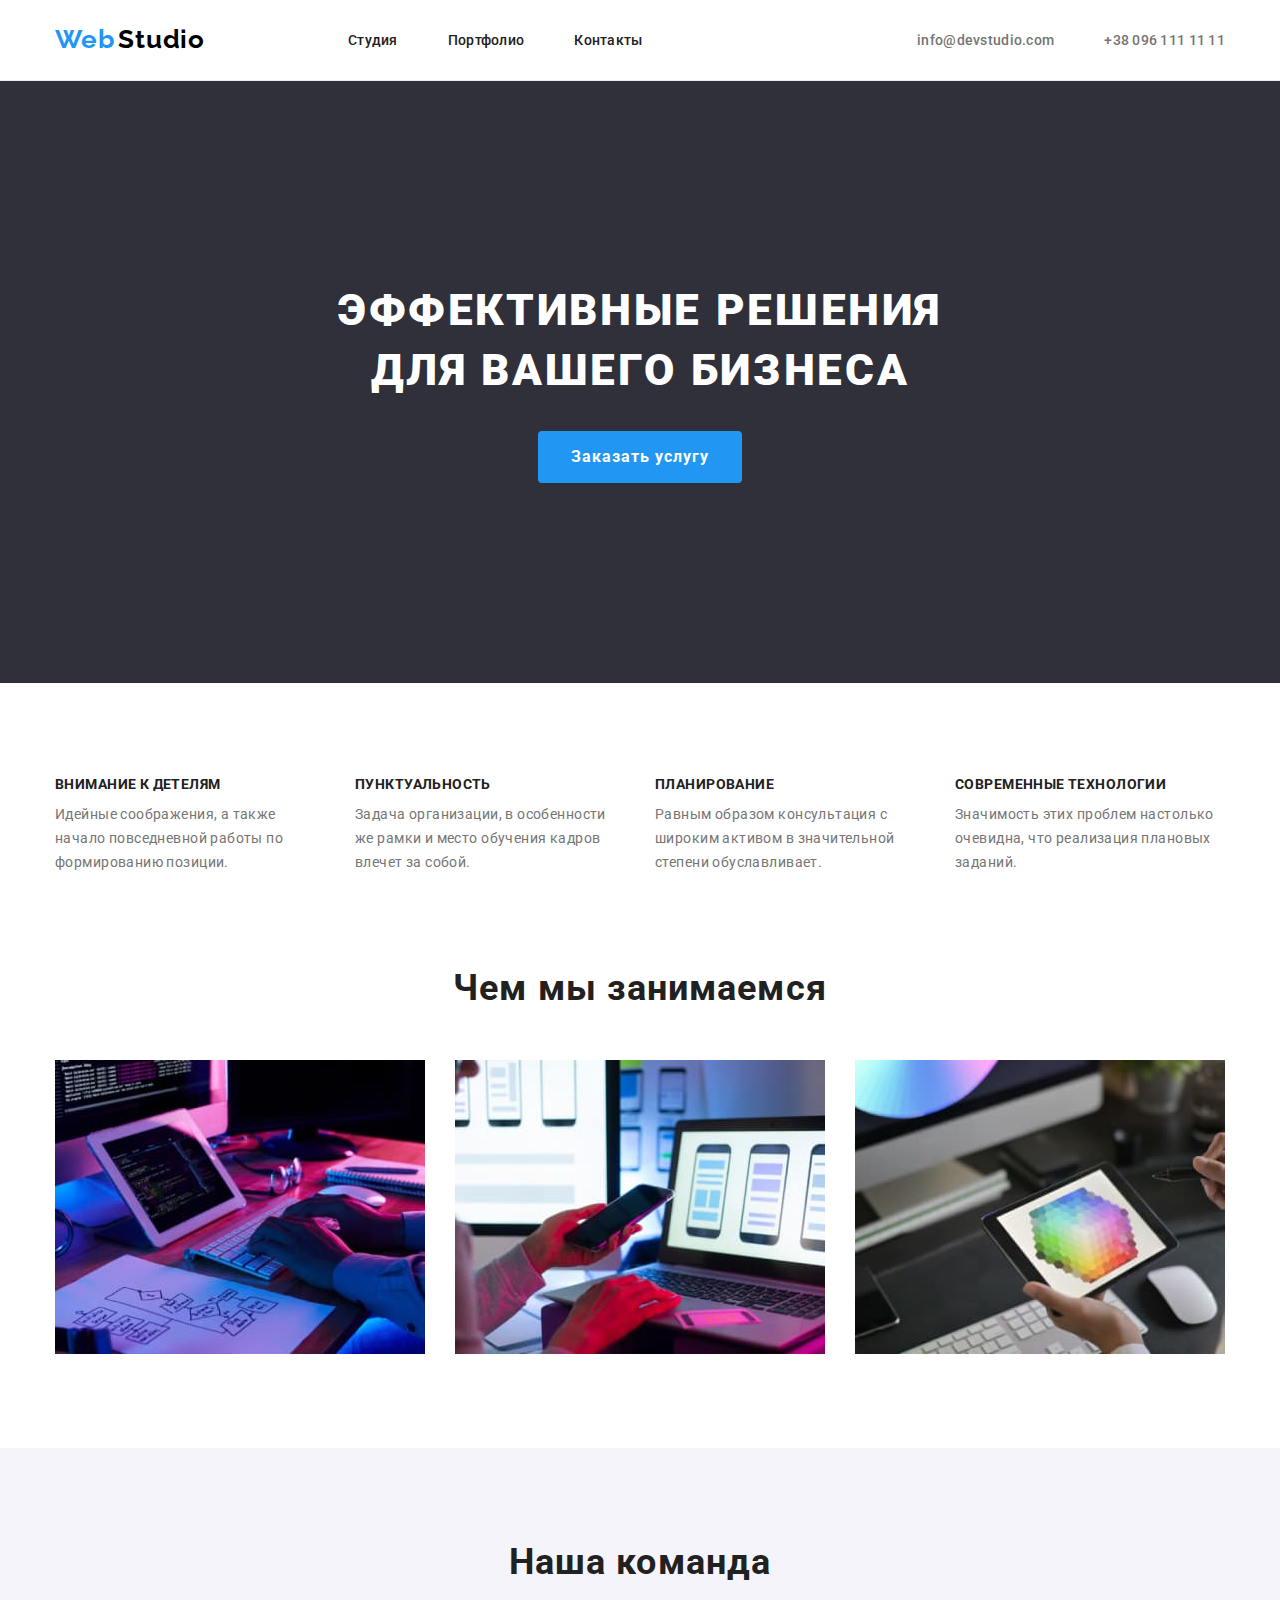
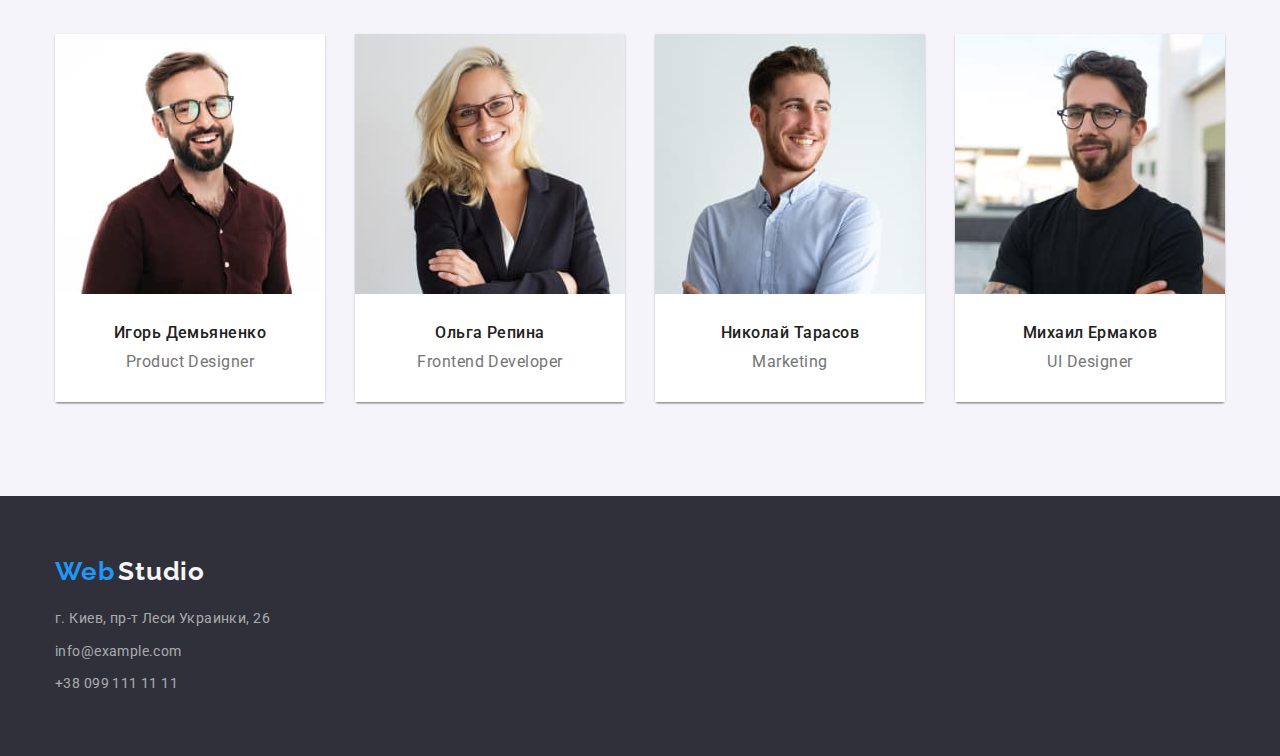
<file: index.html>
<!DOCTYPE html>
<html lang="ru">
  <head>
    <meta charset="UTF-8" />
    <meta http-equiv="X-UA-Compatible" content="IE=edge" />
    <meta name="viewport" content="width=device-width, initial-scale=1.0" />
    <title>WebStudio-сайт компании</title>
    <link rel="preconnect" href="https://fonts.googleapis.com" />
    <link rel="preconnect" href="https://fonts.gstatic.com" crossorigin />
    <link
      href="https://fonts.googleapis.com/css2?family=Raleway:wght@700&family=Roboto:wght@400;500;700;900&display=swap"
      rel="stylesheet"
    />
    <link
      rel="stylesheet"
      href="https://cdnjs.cloudflare.com/ajax/libs/modern-normalize/1.1.0/modern-normalize.min.css"
      integrity="sha512-wpPYUAdjBVSE4KJnH1VR1HeZfpl1ub8YT/NKx4PuQ5NmX2tKuGu6U/JRp5y+Y8XG2tV+wKQpNHVUX03MfMFn9Q=="
      crossorigin="anonymous"
      referrerpolicy="no-referrer"
    />
    <link rel="stylesheet" href="./styles/styles.css" />
  </head>
  <body>
    <!-- ---------------------ШАПКА СТОРІНКИ--------------------- -->
    <header class="header">
      <div class="header-content container">
        <!-- -------------------НАВІГАЦІЯ САЙТУ ХЕДЕР------------------- -->
        <nav class="site-nav">
          <ul class="site-nav-list">
            <li class="site-nav-item">
              <a class="logo-header" href="./index.html"
                ><span class="logo-web" lang="en">Web</span>
                <span class="logo-studio" lang="en">Studio</span></a
              >
            </li>
            <li class="site-nav-item">
              <a class="site-nav-link" href="./index.html">Студия</a>
            </li>
            <li class="site-nav-item">
              <a class="site-nav-link" href="./portfolio.html">Портфолио</a>
            </li>
            <li class="site-nav-item">
              <a class="site-nav-link" href="#">Контакты</a>
            </li>
          </ul>
        </nav>
        <!---------------------КОНТАКТИ ХЕДЕР--------------------->
        <ul class="contacts-header-list">
          <li class="item">
            <a class="contacts-item" href="mailto:info@devstudio.com"
              >info@devstudio.com</a
            >
          </li>
          <li class="item">
            <a class="contacts-item" href="tel:+380961111111"
              >+38 096 111 11 11</a
            >
          </li>
        </ul>
      </div>
    </header>
    <main>
      <!---------------------ГЕРОЙ--------------------->
      <section class="hero section">
        <div class="hero-content container">
          <h1 class="hero-text">ЭФФЕКТИВНЫЕ РЕШЕНИЯ ДЛЯ ВАШЕГО БИЗНЕСА</h1>
          <button class="hero-btn" type="button">Заказать услугу</button>
        </div>
      </section>
      <!---------------------Принципы работы--------------------->
      <section class="principles section">
        <div class="principles-section container">
          <h2 class="visually-hidden">Принципы работы</h2>
          <ul class="principles-list">
            <li class="principles-list-content">
              <h3 class="principles-title">ВНИМАНИЕ К ДЕТЕЛЯМ</h3>
              <p class="principles-text">
                Идейные соображения, а также<br />начало повседневной работы
                по<br />формированию позиции.
              </p>
            </li>
            <li class="principles-list-content">
              <h3 class="principles-title">ПУНКТУАЛЬНОСТЬ</h3>
              <p class="principles-text">
                Задача организации, в особенности<br />же рамки и место обучения
                кадров<br />влечет за собой.
              </p>
            </li>
            <li class="principles-list-content">
              <h3 class="principles-title">ПЛАНИРОВАНИЕ</h3>
              <p class="principles-text">
                Равным образом консультация с<br />широким активом в
                значительной<br />степени обуславливает.
              </p>
            </li>
            <li class="principles-list-content">
              <h3 class="principles-title">СОВРЕМЕННЫЕ ТЕХНОЛОГИИ</h3>
              <p class="principles-text">
                Значимость этих проблем настолько<br />очевидна, что реализация
                плановых<br />заданий.
              </p>
            </li>
          </ul>
        </div>
      </section>
      <section class="work-examples section">
        <div class="container">
          <h2 class="title">Чем мы занимаемся</h2>
          <ul class="work-examples-cards">
            <li class="work-examples-item">
              <img
                src="./images/img1.jpg"
                alt="Работа на клавиатуре и планирование"
                width="370"
              />
            </li>
            <li class="work-examples-item">
              <img src="./images/img2.jpg" alt="Адаптивность" width="370" />
            </li>
            <li class="work-examples-item">
              <img src="./images/img3.jpg" alt="Палитра" width="370" />
            </li>
          </ul>
        </div>
      </section>
      <section class="team section">
        <!---------------------Секция "НАШИ СОТРУДНИКИ"--------------------->
        <div class="container">
          <h2 class="title">Наша команда</h2>
          <ul class="team-list">
            <li class="team-list-item">
              <img
                class="team-member-card"
                src="./images/igor.jpg"
                alt="Игорь Демьяненко"
                width="270"
                height="260"
              />
              <div class="team-list-content igor">
                <h3 class="team-title">Игорь Демьяненко</h3>
                <p class="team-text" lang="en">Product Designer</p>
              </div>
            </li>
            <li class="team-list-item">
              <img
                class="team-member-card"
                src="./images/helga.jpg"
                alt="Ольга Репина"
                width="270"
                height="260"
              />
              <div class="team-list-content helga">
                <h3 class="team-title">Ольга Репина</h3>
                <p class="team-text" lang="en">Frontend Developer</p>
              </div>
            </li>
            <li class="team-list-item">
              <img
                class="team-member-card"
                src="./images/nicolas.jpg"
                alt="Николай Тарасов"
                width="270"
                height="260"
              />
              <div class="team-list-content nicolas">
                <h3 class="team-title">Николай Тарасов</h3>
                <p class="team-text" lang="en">Marketing</p>
              </div>
            </li>
            <li class="team-list-item">
              <img
                class="team-member-card"
                src="./images/mitchell.jpg"
                alt="Михаил Ермаков"
                width="270"
                height="260"
              />
              <div class="team-list-content mitchel">
                <h3 class="team-title">Михаил Ермаков</h3>
                <p class="team-text" lang="en">UI Designer</p>
              </div>
            </li>
          </ul>
        </div>
      </section>
    </main>
    <!-- ---------------------ФУТЕР--------------------- -->
    <footer>
      <div class="container">
        <a class="logo-footer" href="./index.html"
          ><span class="logo-web" lang="en">Web</span>
          <span class="logo-studio-footer" lang="en">Studio</span></a
        >
        <address>
          <ul class="address-list">
            <li class="address-list-item-map">
              <a
                class="info"
                href="https://goo.gl/maps/Z62wFfJjC6pHoW1k6"
                rel="noopener noreferrer nofollow"
                >г. Киев, пр-т Леси Украинки, 26</a
              >
            </li>
            <li class="address-list-item">
              <a class="info" href="mailto:info@example.com"
                >info@example.com</a
              >
            </li>
            <li class="address-list-item">
              <a class="info" href="tel:+380991111111">+38 099 111 11 11</a>
            </li>
          </ul>
        </address>
      </div>
    </footer>
  </body>
</html>
</file>
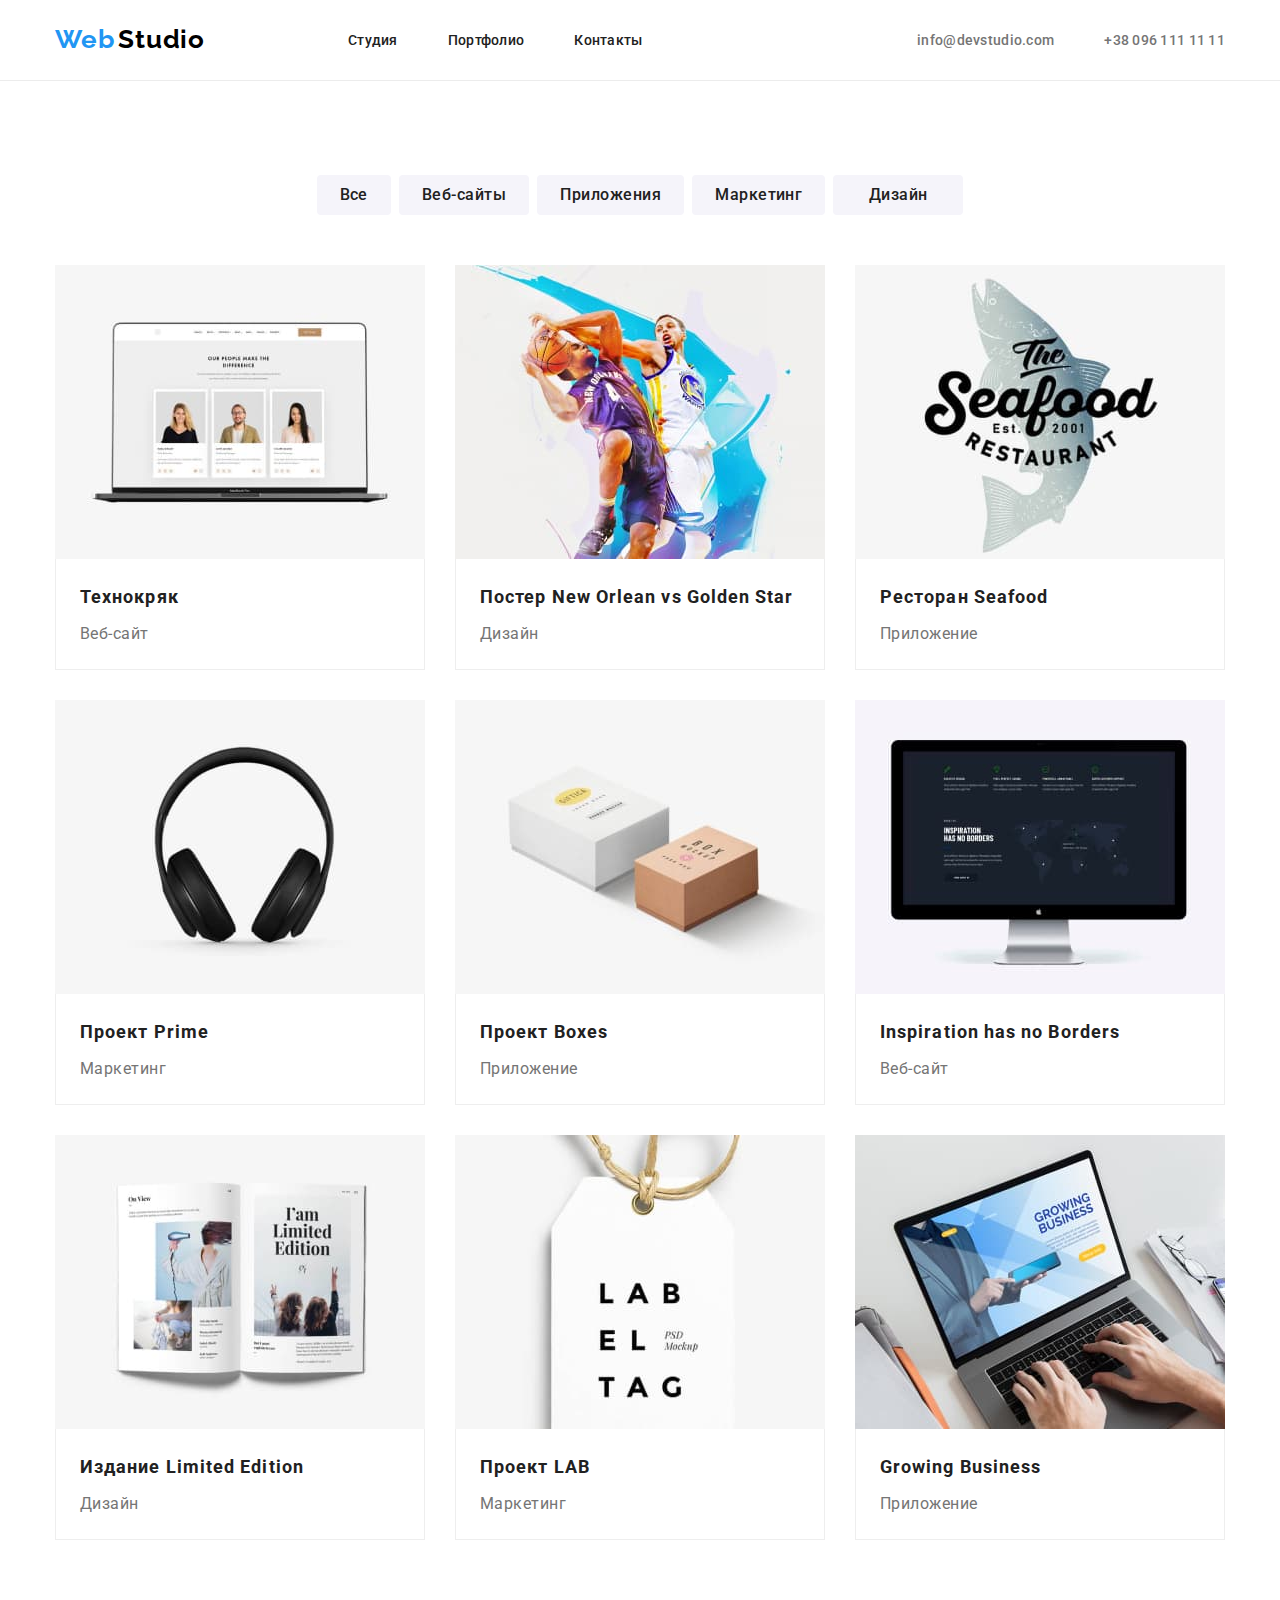
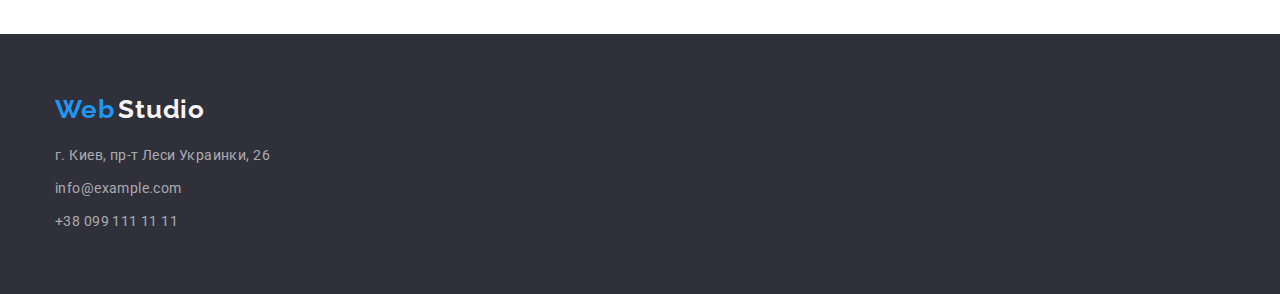
<file: portfolio.html>
<!DOCTYPE html>
<html lang="ru">
  <head>
    <meta charset="UTF-8" />
    <meta http-equiv="X-UA-Compatible" content="IE=edge" />
    <meta name="viewport" content="width=device-width, initial-scale=1.0" />
    <title>WebStudio-portfolio</title>
    <link rel="preconnect" href="https://fonts.googleapis.com" />
    <link rel="preconnect" href="https://fonts.gstatic.com" crossorigin />
    <link
      href="https://fonts.googleapis.com/css2?family=Raleway:wght@700&family=Roboto:wght@400;500;700;900&display=swap"
      rel="stylesheet"
    />
    <link
      rel="stylesheet"
      href="https://cdnjs.cloudflare.com/ajax/libs/modern-normalize/1.1.0/modern-normalize.min.css"
      integrity="sha512-wpPYUAdjBVSE4KJnH1VR1HeZfpl1ub8YT/NKx4PuQ5NmX2tKuGu6U/JRp5y+Y8XG2tV+wKQpNHVUX03MfMFn9Q=="
      crossorigin="anonymous"
      referrerpolicy="no-referrer"
    />
    <link rel="stylesheet" href="./styles/styles.css" />
  </head>
  <body>
    <!-- ---------------------ШАПКА СТОРІНКИ--------------------- -->

    <header class="header">
      <div class="header-content container">
        <!-- -------------------НАВІГАЦІЯ САЙТУ ХЕДЕР------------------- -->
        <nav class="site-nav">
          <ul class="site-nav-list">
            <li class="site-nav-item">
              <a class="logo-header" href="./index.html"
                ><span class="logo-web" lang="en">Web</span>
                <span class="logo-studio" lang="en">Studio</span></a
              >
            </li>
            <li class="site-nav-item">
              <a class="site-nav-link" href="./index.html">Студия</a>
            </li>
            <li class="site-nav-item">
              <a class="site-nav-link" href="./portfolio.html">Портфолио</a>
            </li>
            <li class="site-nav-item">
              <a class="site-nav-link" href="#">Контакты</a>
            </li>
          </ul>
        </nav>
        <!---------------------КОНТАКТИ ХЕДЕР--------------------->
        <ul class="contacts-header-list">
          <li class="item">
            <a class="contacts-item" href="mailto:info@devstudio.com"
              >info@devstudio.com</a
            >
          </li>
          <li class="item">
            <a class="contacts-item" href="tel:+380961111111"
              >+38 096 111 11 11</a
            >
          </li>
        </ul>
      </div>
    </header>
    <main>
      <h1 class="visually-hidden">Портфолио</h1>
      <!-- ---------------------ФІЛЬТР ПОРТФОЛІО--------------------- -->
      <section class="gallery section">
        <div class="container">
          <h2 class="visually-hidden">filter</h2>
          <ul class="filter-list">
            <li class="filter-item">
              <button class="filter-btn all" type="button">Все</button>
            </li>
            <li class="filter-item">
              <button class="filter-btn website" type="button">
                Веб-сайты
              </button>
            </li>
            <li class="filter-item">
              <button class="filter-btn app" type="button">Приложения</button>
            </li>
            <li class="filter-item">
              <button class="filter-btn marketing" type="button">
                Маркетинг
              </button>
            </li>
            <li class="filter-item">
              <button class="filter-btn design" type="button">Дизайн</button>
            </li>
          </ul>
          <h2 class="visually-hidden">gallery</h2>
          <ul class="gallery-list">
            <li class="gallery-item">
              <a class="link" href="#">
                <img
                  src="./images/techno.jpg"
                  alt="Технокряк"
                  width="370"
                  height="294"
                />
                <div class="gallery-content">
                  <h3 class="gallery-title">Технокряк</h3>
                  <p class="gallery-text">Веб-сайт</p>
                </div>
              </a>
            </li>
            <li class="gallery-item">
              <a class="link" href="#">
                <img
                  src="./images/neworlean.jpg"
                  alt="Постер"
                  width="370"
                  height="294"
                />
                <div class="gallery-content">
                  <h3 class="gallery-title">
                    Постер <span lang="en">New Orlean vs Golden Star</span>
                  </h3>
                  <p class="gallery-text">Дизайн</p>
                </div>
              </a>
            </li>
            <li class="gallery-item">
              <a class="link" href="#">
                <img
                  src="./images/seafood.jpg"
                  alt="Ресторан "
                  width="370"
                  height="294"
                />
                <div class="gallery-content">
                  <h3 class="gallery-title">
                    Ресторан <span lang="en">Seafood</span>
                  </h3>
                  <p class="gallery-text">Приложение</p>
                </div>
              </a>
            </li>
            <li class="gallery-item">
              <a class="link" href="#">
                <img
                  src="./images/prime.jpg"
                  alt="Проект Прайм"
                  width="370"
                  height="294"
                />
                <div class="gallery-content">
                  <h3 class="gallery-title">
                    Проект <span lang="en">Prime</span>
                  </h3>
                  <p class="gallery-text">Маркетинг</p>
                </div>
              </a>
            </li>
            <li class="gallery-item">
              <a class="link" href="#">
                <img
                  src="./images/boxes.jpg"
                  alt="Приложение"
                  width="370"
                  height="294"
                />
                <div class="gallery-content">
                  <h3 class="gallery-title">
                    Проект <span lang="en">Boxes</span>
                  </h3>
                  <p class="gallery-text">Приложение</p>
                </div>
              </a>
            </li>
            <li class="gallery-item">
              <a class="link" href="#">
                <img
                  src="./images/inspiration.jpg"
                  alt="Веб-сайт"
                  width="370"
                  height="294"
                />
                <div class="gallery-content">
                  <h3 class="gallery-title" lang="en">
                    Inspiration has no Borders
                  </h3>
                  <p class="gallery-text">Веб-сайт</p>
                </div>
              </a>
            </li>
            <li class="gallery-item">
              <a class="link" href="#">
                <img
                  src="./images/limited.jpg"
                  alt="Издание"
                  width="370"
                  height="294"
                />
                <div class="gallery-content">
                  <h3 class="gallery-title">
                    Издание <span lang="en">Limited Edition</span>
                  </h3>
                  <p class="gallery-text">Дизайн</p>
                </div>
              </a>
            </li>
            <li class="gallery-item">
              <a class="link" href="#">
                <img
                  src="./images/lab.jpg"
                  alt="Проект"
                  width="370"
                  height="294"
                />
                <div class="gallery-content">
                  <h3 class="gallery-title">
                    Проект <span lang="en">LAB</span>
                  </h3>
                  <p class="gallery-text">Маркетинг</p>
                </div>
              </a>
            </li>
            <li class="gallery-item">
              <a class="link" href="#">
                <img
                  src="./images/business.jpg"
                  alt="Приложение"
                  width="370"
                  height="294"
                />
                <div class="gallery-content">
                  <h3 lang="en" class="gallery-title">Growing Business</h3>
                  <p class="gallery-text">Приложение</p>
                </div>
              </a>
            </li>
          </ul>
        </div>
      </section>
    </main>

    <!-- ---------------------ФУТЕР--------------------- -->

    <footer>
      <div class="container">
        <a class="logo-footer" href="./index.html"
          ><span class="logo-web" lang="en">Web</span>
          <span class="logo-studio-footer" lang="en">Studio</span></a
        >
        <address>
          <ul class="address-list">
            <li class="address-list-item-map">
              <a
                class="info"
                href="https://goo.gl/maps/Z62wFfJjC6pHoW1k6"
                rel="noopener noreferrer nofollow"
                >г. Киев, пр-т Леси Украинки, 26</a
              >
            </li>
            <li class="address-list-item">
              <a class="info" href="mailto:info@example.com"
                >info@example.com</a
              >
            </li>
            <li class="address-list-item">
              <a class="info" href="tel:+380991111111">+38 099 111 11 11</a>
            </li>
          </ul>
        </address>
      </div>
    </footer>
  </body>
</html>
</file>
<file: styles/styles.css>
/* accent-color акцент колір - #2196F3 */
/* main-text-color основний колір тексту - #212121 */
/* main-text-color основне сімейство шрифтів */
/* хедер горизонтальний відступ - 50 px */

:root {
  --accent-color: #2196f3;
  --main-text-color: #212121;
  --main-font-family: "Roboto", "noto", sans-serif;
  --header-horizontal-gap: 50px;
  --body-horizontal-gap: 30px;
}

html {
  box-sizing: border-box;
}

*,
*::before,
*::after {
  box-sizing: inherit;
}

.container {
  width: 1200px;
  margin-right: auto;
  margin-left: auto;
  padding-right: 15px;
  padding-left: 15px;
  margin-top: 0;
  margin-bottom: 0;
  /* outline: 2px dotted red; */
  /* remove outline after finishing task */
}

.section {
  padding-top: 94px;
  padding-bottom: 94px;
}

body {
  margin: 0; /* перезаписываем margin от браузера */
  font-family: var(--main-font-family);
  background-color: #ffffff;
  color: #212121;
}

a {
  text-decoration: none;
  color: inherit;
  cursor: default;
}

.list {
  list-style: none;
}

.link {
  text-decoration: none;
}

ul,
ol {
  list-style: none;
  margin: 0;
  padding: 0;
}

h1,
h2,
h3,
h4,
h5,
h6,
p {
  margin: 0;
}

ul,
ol {
  margin: 0;
  padding-left: 0;
}

address {
  font-style: normal;
}

.visually-hidden {
  position: absolute;
  white-space: nowrap;
  width: 1px;
  height: 1px;
  overflow: hidden;
  border: 0;
  padding: 0;
  clip: rect(0 0 0 0);
  clip-path: inset(50%);
  margin: -1px;
}

img {
  display: block;
  max-width: 100%;
  height: auto;
}

/* ------------------------ХЕДЕР------------------------ */

.header {
  background-color: #ffffff;
  border-bottom: 1px solid #ececec;
  padding-top: 24px;
  padding-bottom: 25px;
}

.header-content {
  display: flex;
  align-items: center;
}
/* ------------------------ЛОГО ХЕДЕР/ФУТЕР------------------------ */

.logo-header {
  margin-right: 93px;
}

.logo-web {
  color: var(--accent-color);

  font-family: "Raleway";
  font-style: normal;
  font-weight: 700;
  font-size: 26px;
  line-height: 1.19;
  letter-spacing: 0.03em;
}

.logo-studio,
.logo-studio-footer {
  font-family: "Raleway";
  font-style: normal;
  font-weight: 700;
  font-size: 26px;
  line-height: 1.19;
  letter-spacing: 0.03em;
  color: black;
}

.logo-studio-footer {
  color: whitesmoke;
}

/* ------------------------НАВІГАЦІЯ ХЕДЕР------------------------ */
.site-nav-list {
  display: flex;
  align-items: center;
}

.site-nav-link {
  font-weight: 500;
  font-size: 14px;
  line-height: 1.14;
  letter-spacing: 0.02em;
  color: #212121;
}

.site-nav-item:not(:last-child) {
  margin-right: 50px;
}

/* ------------------------КОНТАКТИ ХЕДЕР------------------------ */

.contacts-header-list {
  display: flex;
  margin-left: auto;
}

.contacts-item {
  padding-top: 15px;
  padding-bottom: 15px;
  font-weight: 500;
  font-size: 14px;
  line-height: 16px;
  letter-spacing: 0.02em;
  color: #757575;
}

.contacts-header-list .item + .item {
  margin-left: var(--header-horizontal-gap);
}

/* ------------------------ГЕРОЙ------------------------ */
.hero {
  background-color: #2f303a;
  padding-top: 200px;
  padding-right: auto;
  padding-bottom: 200px;
  padding-left: auto;
}

.hero-content {
  text-align: center;
}

.hero-text {
  margin-bottom: 30px;
  margin-left: auto;
  margin-right: auto;
  max-width: 696px;

  color: #ffffff;

  font-weight: 900;
  font-size: 44px;
  line-height: 1.36;
  text-align: center;
  letter-spacing: 0.06em;
  text-transform: uppercase;
}

.hero-btn {
  /* margin-left: 700px;
  margin-right: 700px; */

  min-height: 50px;
  min-width: 200px;

  font-family: var(--main-font-family);
  font-style: normal;
  font-weight: 700;
  font-size: 16px;
  line-height: 1.88;
  text-align: center;
  letter-spacing: 0.06em;

  background-color: var(--accent-color);
  color: #ffffff;

  cursor: pointer;
  border-radius: 4px;
  padding: 10px 32px;
  border: 1px solid transparent;
}

/* ---------------------ПРИНЦИПИ РОБОТИ--------------------- */

.principles {
  background-color: #fff;
}

.principles-list {
  display: flex;
  gap: 30px;
}

.principles-list-content {
  width: calc((100% - 90px) / 4);
}

.principles-title {
  font-weight: 700;
  font-size: 14px;
  line-height: 1.14;
  letter-spacing: 0.03em;
  text-transform: uppercase;
  color: #212121;

  margin-bottom: 10px;
}
.principles-text {
  font-weight: 400;
  font-size: 14px;
  line-height: 1.71;
  letter-spacing: 0.03em;
  color: #757575;
}

/* ---------------------ЧИМ МИ ЗАЙМАЄМОСЬ--------------------- */

.work-examples {
  background-color: #fff;
  padding-top: 0;
}

.title {
  font-weight: 700;
  font-size: 36px;
  line-height: 1.16;
  text-align: center;
  letter-spacing: 0.03em;
  color: #212121;
  margin-bottom: 50px;
}

.work-examples-cards {
  display: flex;
  gap: 30px;
}

.work-examples-item {
  width: calc((100% - 60px) / 3);
}
/* .work-examples-item:not(:last-child) {
  margin-right: var(--body-horizontal-gap);
} */
/* ------------------------НАША КОМАНДА------------------------  */

.team {
  background-color: #f5f4fa;
}

.team-list {
  display: flex;
  gap: 30px;
}

/* .team-list-item:not(:last-child) {
  margin-right: 30px;
} */

.team-list-item {
  width: calc((100% - 90px) / 4);

  background: #ffffff;
  box-shadow: 0px 1px 3px rgba(0, 0, 0, 0.12), 0px 1px 1px rgba(0, 0, 0, 0.14),
    0px 2px 1px rgba(0, 0, 0, 0.2);
  border-radius: 0px 0px 4px 4px;
}

.team-list-content {
  background-color: #fff;
  padding-top: 30px;
  padding-bottom: 30px;
  text-align: center;
}
.team-title {
  margin-bottom: 10px;

  color: #212121;

  font-weight: 500;
  font-size: 16px;
  line-height: 1.18;
  letter-spacing: 0.03em;
}

.team-text {
  font-weight: 400;
  font-size: 16px;
  line-height: 1.18;
  text-align: center;
  letter-spacing: 0.03em;
  color: #757575;
}

/* ------------------------ФІЛЬТР------------------------ */

.gallery {
  background-color: #fff;
}

.filter-btn {
  font-family: var(--main-font-family);
  font-style: normal;
  background: #f5f4fa;
  font-weight: 500;
  font-size: 16px;
  line-height: 1.62;
  text-align: center;
  letter-spacing: 0.03em;
  color: #212121;
  cursor: pointer;
  padding: 6px 22px;
  border-radius: 4px;
  border: 1px solid transparent;
}

.filter-list {
  display: flex;
  justify-content: center;
  margin-bottom: 50px;
}
.filter-item + .filter-item {
  margin-left: 8px;
}

.all {
  min-width: 73px;
}
.website {
  min-width: 128px;
}
.app {
  min-width: 145px;
}
.marketing {
  min-width: 103px;
}
.design {
  min-width: 130px;
}

.filter-btn:hover,
.filter-btn:focus {
  background: #2196f3;
  box-shadow: 0px 3px 1px rgba(0, 0, 0, 0.1), 0px 1px 2px rgba(0, 0, 0, 0.08),
    0px 2px 2px rgba(0, 0, 0, 0.12);
  border-radius: 4px;
  font-weight: 500;
  font-size: 16px;
  line-height: 1.62;
  text-align: center;
  letter-spacing: 0.03em;
  color: #ffffff;
  cursor: pointer;
}

/* ------------------------ГАЛЕРЕЯ------------------------ */

.gallery-list {
  display: flex;
  flex-wrap: wrap;
  gap: 30px;
}
.gallery-item {
  /* width: 370px; */
  width: calc((100% - 60px) / 3);
  /* margin-bottom: 30px; */
}

.gallery-content {
  padding-top: 20px;
  padding-bottom: 20px;
  padding-right: 24px;
  padding-left: 24px;
  border-right: 1px solid #eeeeee;
  border-left: 1px solid #eeeeee;
  border-bottom: 1px solid #eeeeee;
}
.gallery-title {
  margin-bottom: 4px;

  font-weight: 700;
  font-size: 18px;
  line-height: 2;
  letter-spacing: 0.06em;
  color: #212121;
}
.gallery-text {
  font-weight: 400;
  font-size: 16px;
  line-height: 1.87;
  letter-spacing: 0.03em;
  color: #757575;
}

.gallery-content {
  cursor: pointer;
}

/* ------------------------ФУТЕР------------------------ */

footer {
  background-color: #2f303a;
  padding-top: 60px;
  padding-bottom: 60px;
}

.logo-footer {
  display: inline-block;
  margin-bottom: 20px;
}

.address-list-item,
.address-list-item-map {
  font-style: normal;
  font-weight: 400;
  font-size: 14px;
  line-height: 1.71;
  letter-spacing: 0.03em;
  color: #ffffff;
}

.address-list-item-map {
  display: inline-block;
}

.address-list-item-map {
  margin-bottom: 9px;
}

.address-list-item:not(:last-child) {
  margin-bottom: 9px;
}

.info {
  font-style: normal;
  font-weight: 400;
  font-size: 14px;
  line-height: 1.71;
  letter-spacing: 0.03em;
  color: rgba(255, 255, 255, 0.6);
}

/* ------------------------:HOVER :FOCUS------------------------ */

.logo:hover {
  cursor: pointer;
}

.address:hover,
.address:focus,
.logo-header:hover,
.logo-header:focus,
.logo-footer:hover,
.logo-footer:focus,
.site-nav-link:hover,
.site-nav-link:focus,
.info:hover,
.info:focus,
.contacts-item:hover,
.contacts-item:focus {
  color: var(--accent-color);
  cursor: pointer;
}

.filter-btn:focus {
  color: #ffffff;
}
</file>
